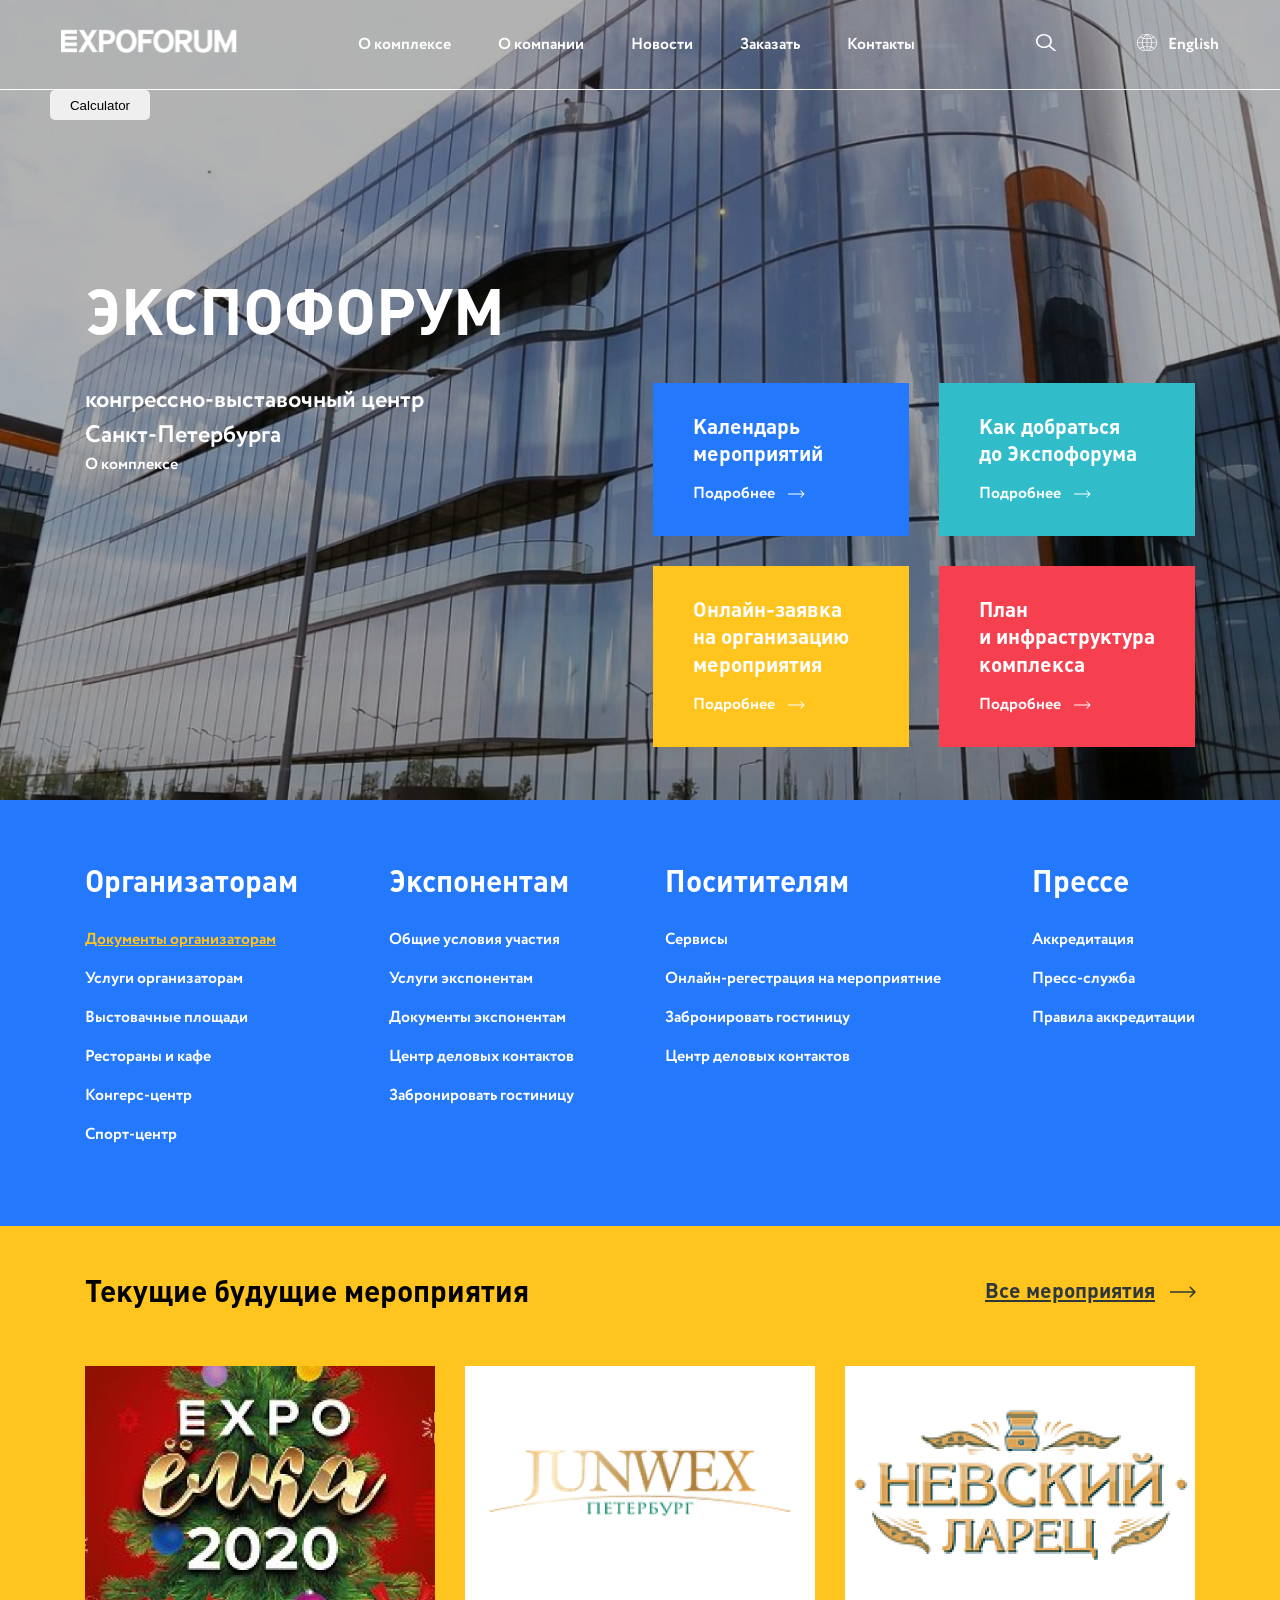
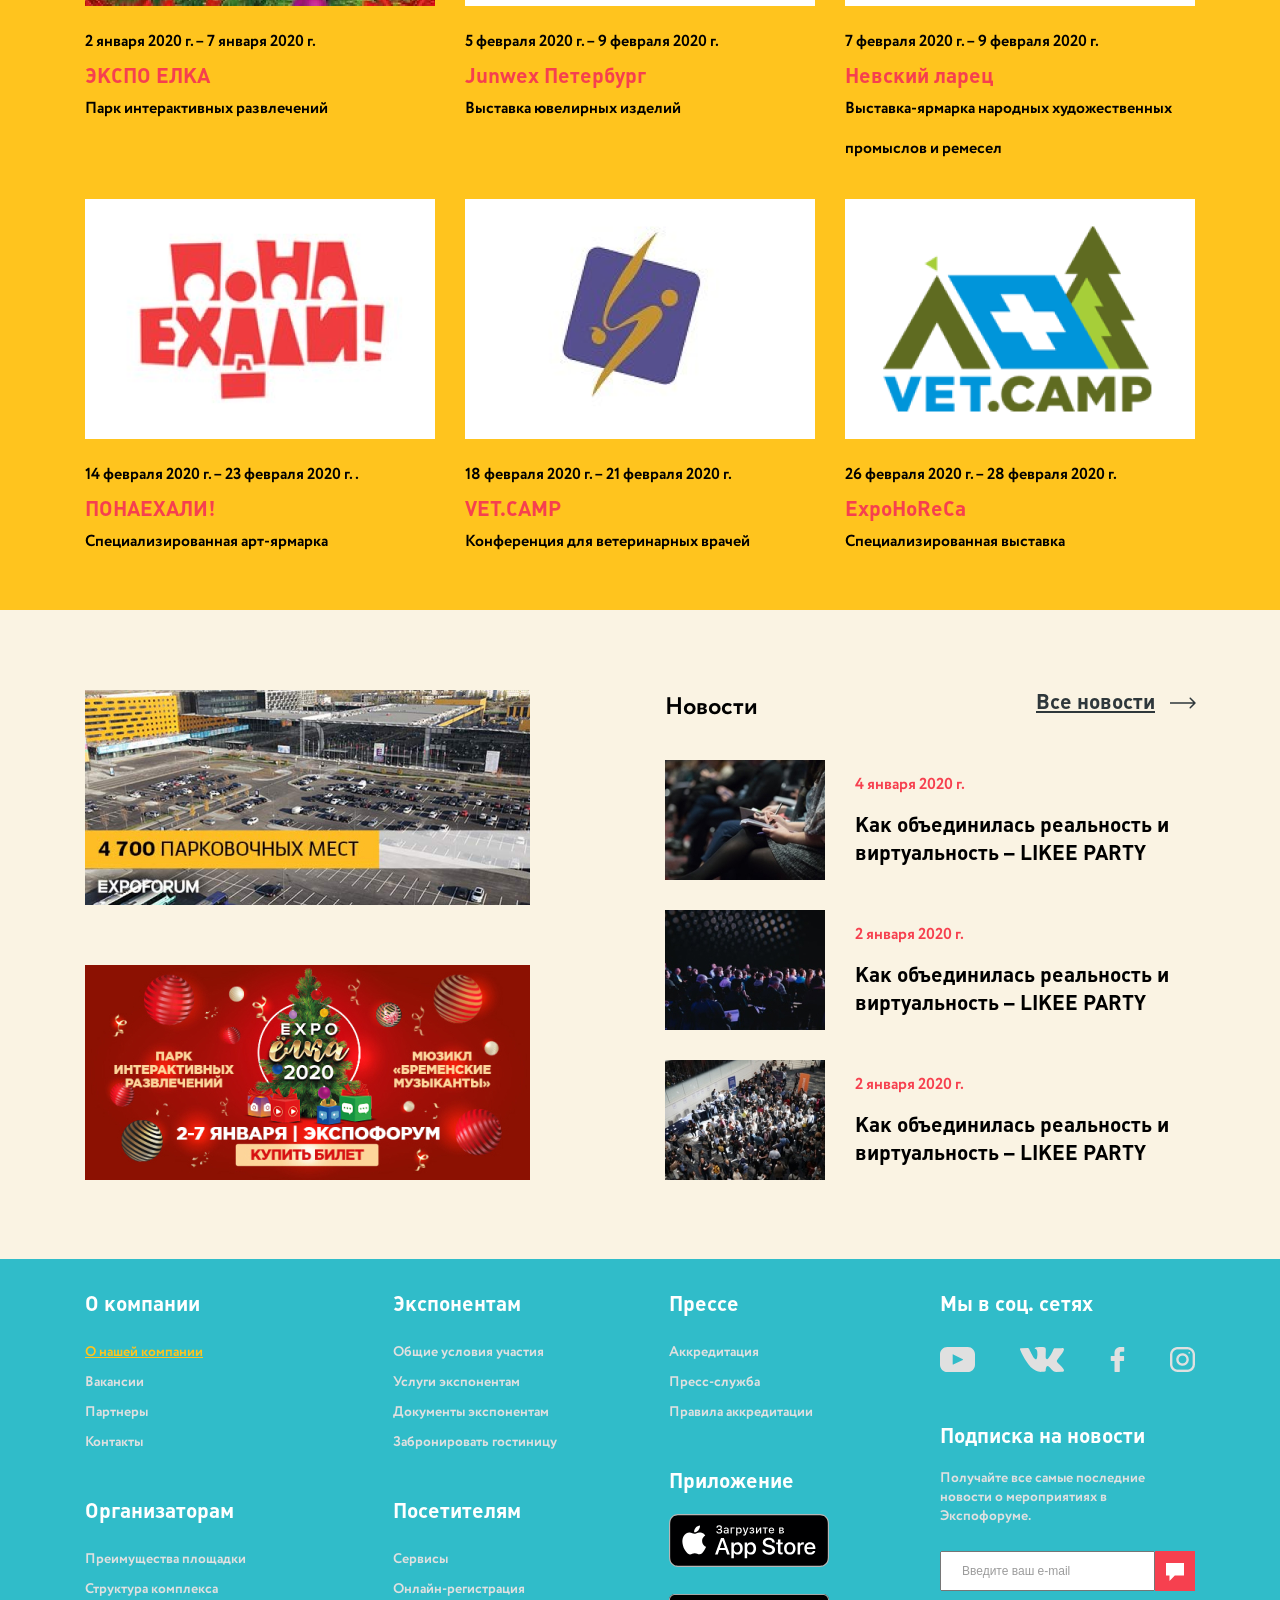
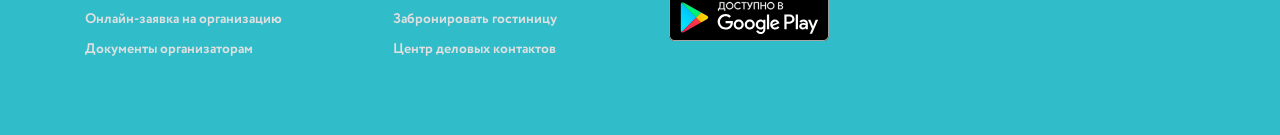
<file: index.html>
<!DOCTYPE html>
<html lang="en">

<head>
    <meta charset="UTF-8">
    <meta http-equiv="X-UA-Compatible" content="IE=edge">
    <meta name="viewport" content="width=device-width, initial-scale=1.0">
    <link rel="stylesheet" href="./css/font.css">
    <link rel="stylesheet" href="./css/style.css">
    <script defer src="./scripts/script.js"></script>
    <title>Document</title>
</head>

<body>
    <div id="modal" class="modal wrap">
        <form class="form-login">
                <input type="email" name="email" placeholder="Введите ваш e-mail" class="form-login__email">
                <input type="password" name="password" placeholder="Введите ваш пароль" class="form-login__password">
                <button type="submit" class="form-login__button">Отправить</button> 
                <span class="form-login__close" id="close-window"></span>
        </form>
    </div>
    <div class="first-screen wrap color-white">
        <header class="header">
            <div class="expo">
                <a href="#"><img src="./images/first-screen/logo.svg" alt="EXPOFORUM"></a>
            </div>
            <nav>
                <ul class="header__menu">
                    <li><a href="#events">О комплексе</a></li>
                    <li><a href="#side-menu">О компании</a></li>
                    <li><a href="#news">Новости</a></li>
                    <li><a href="#" id="order">Заказать</a></li>
                    <li><a href="#footer">Контакты</a></li>
                </ul>
            </nav>
            <div class="right-bar">
                <form class="header__form-search">
                    <input autofocus type="search" name="search" class="header__search" id="search">
                    <span id="search-icon" class="header__search-icon"></span>
                </form>
                <div class="header__lang">
                    <span class="header__lang-icon"></span>
                    <span>English</span>
                </div>
            </div>
        </header>
        <main class="main container">
            <h1 class="main__head h1">ЭКСПОФОРУM</h1>
            <div class="main__body">
                <div class="main__desc">
                    <p class="main__text">
                        конгрессно-выставочный центр <br>
                        Санкт-Петербурга
                    </p>
                    <a href="#" class="more-info font-16 more-info-sm">О комплексе</a>
                </div>
                <div class="main__info">
                    <div class="main__item main__item_blue ">

                        <h3 class="h3 main__tittle">Календарь <br>
                            мероприятий</h3>
                        <a href="#" class="more-info font-14 more-info-sm">Подробнее</a>
                        <img class="link-more-sm" src="./images/first-screen/Arrow 1.png" alt="">
                    </div>
                    <div class="main__item main__item_aqua ">
                        <h3 class="h3 main__tittle">Как добраться <br>
                            до Экспофорума</h3>
                        <a href="#" class="more-info font-14 more-info-sm">Подробнее</a>
                        <img class="link-more-sm" src="./images/first-screen/Arrow 1.png" alt="">
                    </div>
                    <div class="main__item main__item_yellow ">
                        <h3 class="h3 main__tittle">Онлайн-заявка <br>
                            на организацию <br>
                            мероприятия</h3>
                        <a href="#" class="more-info font-14 more-info-sm">Подробнее</a>
                        <img class="link-more-sm" src="./images/first-screen/Arrow 1.png" alt="">
                    </div>
                    <div class="main__item main__item_red ">
                        <h3 class="h3 main__tittle">План <br>
                            и инфраструктура <br>
                            комплекса</h3>
                        <a href="#" class="more-info font-14 more-info-sm">Подробнее</a>
                        <img class="link-more-sm" src="./images/first-screen/Arrow 1.png" alt="">
                    </div>
                </div>
            </div>

        </main>
    </div>
    <button class="calculator" id="calculator">Calculator</button>
    <section id="side-menu" class="side-menu wrap">
        <div class="side-menu__content container color-white">
            <div class="">
                <h2 class="h2 side-menu__title">Организаторам</h2>

                <ul class="side-menu__list">
                    <li class="side-menu__item"><a href="" class="text-underline">Документы организаторам </a></li>
                    <li class="side-menu__item"><a href="">Услуги организаторам </a></li>
                    <li class="side-menu__item"><a href="">Выстовачные площади </a></li>
                    <li class="side-menu__item"><a href="">Рестораны и кафе </a></li>
                    <li class="side-menu__item"><a href="">Конгерс-центр </a></li>
                    <li class="side-menu__item"><a href="">Спорт-центр </a></li>
                </ul>
            </div>
            <div class="">
                <h2 class="h2 side-menu__title">Экспонентам</h2>

                <ul class="side-menu__list">
                    <li class="side-menu__item"><a href="">Общие условия участия </a></li>
                    <li class="side-menu__item"><a href="">Услуги экспонентам </a></li>
                    <li class="side-menu__item"><a href="">Документы экспонентам </a></li>
                    <li class="side-menu__item"><a href="">Центр деловых контактов </a></li>
                    <li class="side-menu__item"><a href="">Забронировать гостиницу </a></li>
                </ul>
            </div>
            <div class="">
                <h2 class="h2 side-menu__title">Поситителям</h2>

                <ul class="side-menu__list">
                    <li class="side-menu__item"><a href="">Сервисы </a></li>
                    <li class="side-menu__item"><a href="">Онлайн-регестрация на мероприятние </a></li>
                    <li class="side-menu__item"><a href="">Забронировать гостиницу </a></li>
                    <li class="side-menu__item"><a href="">Центр деловых контактов </a></li>
                </ul>
            </div>
            <div class="">
                <h2 class="h2 side-menu__title">Прессе</h2>

                <ul class="side-menu__list">
                    <li class="side-menu__item"><a href="">Аккредитация </a></li>
                    <li class="side-menu__item"><a href="">Пресс-служба </a></li>
                    <li class="side-menu__item"><a href="">Правила аккредитации</a></li>
                </ul>
            </div>
        </div>
    </section>
    <section id="events" class="events wrap">
        <div class="container">
            <div class="events__head">
                <h2 class="h2">Текущие будущие мероприятия</h2>
                <a href="" class="link-more color-dark link-more-md">Все мероприятия</a>
            </div>
            <div class="events__body">
                <div>
                    <img src=".//images/events/elka.png" alt="" class="events__img">
                    <span class="events__date">2 января 2020 г. – 7 января 2020 г.</span>
                    <h3 class="h3 events__title color-red">ЭКСПО ЕЛКА</h3>
                    <p class="events__info">Парк интерактивных развлечений</p>
                </div>
                <div>
                    <img src=".//images/events/piter.png" alt="" class="events__img">
                    <span class="events__date">5 февраля 2020 г. – 9 февраля 2020 г.</span>
                    <h3 class="h3 events__title color-red">Junwex Петербург</h3>
                    <p class="events__info">Выставка ювелирных изделий</p>
                </div>
                <div>
                    <img src=".//images/events/larec.png" alt="" class="events__img">
                    <span class="events__date">7 февраля 2020 г. – 9 февраля 2020 г.</span>
                    <h3 class="h3 events__title color-red">Невский ларец</h3>
                    <p class="events__info">Выставка-ярмарка народных художественных
                        промыслов и ремесел</p>
                </div>
                <div>
                    <img src=".//images/events/ponaehali.png" alt="" class="events__img">
                    <span class="events__date">14 февраля 2020 г. – 23 февраля 2020 г..</span>
                    <h3 class="h3 events__title color-red">ПОНАЕХАЛИ!</h3>
                    <p class="events__info">Специализированная арт-ярмарка</p>
                </div>
                <div>
                    <img src=".//images/events/logo.png" alt="" class="events__img">
                    <span class="events__date">18 февраля 2020 г. – 21 февраля 2020 г.</span>
                    <h3 class="h3 events__title color-red">VET.CAMP</h3>
                    <p class="events__info">Конференция для ветеринарных врачей</p>
                </div>
                <div>
                    <img src=".//images/events/let camp.png" alt="" class="events__img">
                    <span class="events__date">26 февраля 2020 г. – 28 февраля 2020 г.</span>
                    <h3 class="h3 events__title color-red">ExpoHoReCa</h3>
                    <p class="events__info">Специализированная выставка</p>
                </div>
            </div>

        </div>
    </section>
    <section id="news" class="news wrap">
        <div class="container news__main">
            <div class="news__events">
                <img src="./images/news/park.jpg" alt="">
                <img src="./images/news/expoelka.jpg" alt="">
            </div>
            <div class="news__interesting">
                <div class="news__head">
                    <h2>Новости</h2>
                    <a href="" class="link-more link-more-md color-dark">Все новости</a>
                </div>
                <div class="news__body">
                    <div class="news__item">
                        <div class="news__img-box"><img src="./images/news/write.jpg" alt=""></div>
                        <div class="news__info">
                            <span class="news__date color-red">4 января 2020 г.</span>
                            <h3 class="h3">Как объединилась реальность и виртуальность – LIKEE PARTY</h3>
                        </div>
                    </div>
                    <div class="news__item">
                        <div class="news__img-box"><img src="./images/news/zal.jpg" alt=""></div>
                        <div class="news__info">
                            <span class="news__date color-red">2 января 2020 г.</span>
                            <h3 class="h3">Как объединилась реальность и виртуальность – LIKEE PARTY</h3>
                        </div>
                    </div>
                    <div class="news__item">
                        <div class="news__img-box"><img src="./images/news/tolpa.jpg" alt=""></div>
                        <div class="news__info">
                            <span class="news__date color-red">2 января 2020 г.</span>
                            <h3 class="h3">Как объединилась реальность и виртуальность – LIKEE PARTY</h3>
                        </div>
                    </div>

                </div>
            </div>
        </div>


    </section>

    <footer id="footer" class="footer wrap ">
        <div class="container footer__content color-white">
            <div class="footer__item">
                <div class="footer__links">
                    <h3 class="h3 footer__title"> О компании </h3>
                    <ul>
                        <li><a href="" class="text-underline">О нашей компании</a></li>
                        <li><a href="">Вакансии</a></li>
                        <li><a href="">Партнеры</a></li>
                        <li><a href="">Контакты</a></li>
                    </ul>
                </div>
                <div class="footer__links">
                    <h3 class="h3 footer__title"> Организаторам </h3>
                    <ul>
                        <li><a href="">Преимущества площадки</a></li>
                        <li><a href="">Структура комплекса</a></li>
                        <li><a href="">Онлайн-заявка на организацию</a></li>
                        <li><a href="">Документы организаторам</a></li>
                    </ul>
                </div>
            </div>
            <div class="footer__item">
                <div class="footer__links">
                    <h3 class="h3 footer__title"> Экспонентам </h3>
                    <ul>
                        <li><a href="">Общие условия участия</a></li>
                        <li><a href="">Услуги экспонентам</a></li>
                        <li><a href="">Документы экспонентам</a></li>
                        <li><a href="">Забронировать гостиницу</a></li>
                    </ul>
                </div>
                <div class="footer__links">
                    <h3 class="h3 footer__title"> Посетителям </h3>
                    <ul>
                        <li><a href="">Сервисы</a></li>
                        <li><a href="">Онлайн-регистрация</a></li>
                        <li><a href="">Забронировать гостиницу</a></li>
                        <li><a href="">Центр деловых контактов</a></li>
                    </ul>
                </div>
            </div>
            <div class="footer__item">
                <div class="footer__links">
                    <h3 class="h3 footer__title"> Прессе </h3>
                    <ul>
                        <li><a href="">Аккредитация</a></li>
                        <li><a href="">Пресс-служба</a></li>
                        <li><a href="">Правила аккредитации</a></li>
                    </ul>
                </div>
                <div class="footer__links">
                    <h3 class="h3 footer__title"> Приложение </h3>
                    <div class="footer__app">
                        <img src="./images/footer/Frame.svg" alt="">
                    </div class="footer__google">
                    <div>
                        <img src="./images/footer/Frame(1).svg" alt="">
                    </div>
                </div>
            </div>
            <div class="footer__item">
                <div class="footer__links">
                    <h3 class="h3 footer__title"> Мы в соц. сетях </h3>
                    <div class="footer__soc-media">
                        <img src="./images/footer/youtube.svg" alt="">
                        <img src="./images/footer/vk.svg" alt="">
                        <img src="./images/footer/facebook.svg" alt="">
                        <img src="./images/footer/instagram.png" alt="">
                    </div>
                </div>
                <div class="footer__links">
                    <h3 class="h3 footer__title"> Подписка на новости </h3>
                    <p class="footer__info">Получайте все самые последние <br> новости о мероприятиях в <br>
                        Экспофоруме.</p>
                    <form action="" class="footer__form">
                        <input type="email" name="email" placeholder="Введите ваш e-mail" class="footer__email">
                        <input type="image" src="./images/footer/Vector.svg" class="footer__submit">
                    </form>
                </div>
            </div>


        </div>
    </footer>
    
</body>

</html>
</file>
<file: css/font.css>
/** Generated by FG **/
@font-face {
	font-family: 'Circe';
	src: url('../fonts/Circe-Bold.eot');
	src: local('☺'), url('../fonts/Circe-Bold.woff') format('woff'), url('../fonts/Circe-Bold.ttf') format('truetype'), url('../fonts/Circe-Bold.svg') format('svg');
	font-weight: 700;
	font-style: normal;
}

/** Generated by FG **/
@font-face {
	font-family: 'Plumb';
	src: url('../fonts/plumb-bold.eot');
	src: local('☺'), url('../fonts/plumb-bold.woff') format('woff'), url('../fonts/plumb-bold.ttf') format('truetype'), url('../fonts/plumb-bold.svg') format('svg');
	font-weight: 700;
	font-style: normal;
}
</file>
<file: css/style.css>
html {
    font-size: 16px;
}

body {
    font-family: "Circe";
    font-size: 1rem;
}

@media (prefers-reduced-motion:no-preference) {
    :root {
        scroll-behavior: smooth;
    }
}

.h1, .h2, h3, .h4, .h5, .h6 {
    font-family: "Plumb";
}

.h1 {
    font-weight: 700;
    font-size: 4rem;
}

.h2, .h3 {
    font-weight: 500;
}

.h2 {
    font-size: 30px;
}

.h3 {
    font-size: 21px;
    line-height: 130%;
}

* {
    margin: 0;
    padding: 0;
    box-sizing: border-box;
}

ul, ol, li {
    list-style: none;
}

a {
    text-decoration: none;
}

img {
    max-width: 100%;
}

.wrap {
    display: flex;
    justify-content: center;
    align-items: center;
}

.container {
    max-width: 1110px;
    width: 95%;
}

.color-white {
    color: #FFFFFF;
}

.color-dark {
    color: #2E373B;
}

.color-red {
    color: #F6404F;
}

.text-underline {
    text-decoration: underline;
    color: #FFC41E !important;
}

.link-more {
    position: relative;
    text-decoration: underline;
}

.link-more-md {
    font-family: 'Plumb';
    font-size: 21px;
    margin-right: 40px;
}

.link-more-md::after {
    position: absolute;
    content: url(../images/events/Arrow2.svg);
    width: 25px;
    right: -40px;
}

.link-more-sm {
    font-size: 14px;
    margin-left: 10px;
}

/* ######################################################################################################## */
.modal {
    position: fixed;
    top: 0;
    bottom: 0;
    right: 0;
    left: 0;
    background: rgba(128, 128, 128, 0.493);
    z-index: 10000;
    display: none;
    animation: modal-anim .3s 1;
}

@keyframes modal-anim {
    0% {
        opacity: 0;
    }
}

.form-login {
    position: relative;
    background-color: lightblue;
    display: flex;
    flex-direction: column;
    justify-content: space-evenly;
    width: 250px;
    border-radius: 5px;
    height: 250px;
    padding: 0 20px;
    animation: form-anim .5s 1;
}

@keyframes form-anim {
    0% {
        transform: scale(0);
    }
}

.form-login button, .form-login input {
    height: 35px;
}

.form-login input {
    padding-left: 5px;
}

.form-login__close {
    position: absolute;
    top: 5px;
    right: 5px;
    width: 25px;
    height: 25px;
    background-color: black;
    border-radius: 15px;
    background-image: url(../images/cross/cross.png);
    background-size: 15px;
    background-position: center;
    background-repeat: no-repeat;
}

/* ######################################################################################################## */
.first-screen a, .side-menu a, .footer a {
    color: #FFFFFF;
}

.calculator {
    position: fixed;
    top: 90px;
    left: 50px;
    width: 100px;
    height: 30px;
    border-radius: 5px;
    border: none;
}

.first-screen {
    min-height: 800px;
    background-image: url("../images/bgc.png");
    background-position: center;
    background-size: cover;
    flex-direction: column;
    justify-content: space-between;
    background-attachment: fixed;
}


.header {
    display: flex;
    width: 100%;
    justify-content: space-around;
    align-items: center;
    min-height: 90px;
    border-bottom: 1px solid #FFFFFF;
}

.header__menu {
    display: flex;
    gap: 47px;
}

.header__lang-icon, .header__search-icon {
    display: block;
    width: 20px;
    height: 18px;
}

.header__search {
    width: 150px;
    height: 35px;
    padding-left: 5px;
    background-color: transparent;
    border: 1px solid black;
    border-radius: 3px;
    display: none;
}

.header__search-icon {
    background-image: url('../images/first-screen/Search.svg');
    margin-right: 70px;
}

.header__lang-icon {
    background-image: url('../images/first-screen/Globe.svg');
}

.right-bar, .header__lang {
    display: flex;
    gap: 11px;
}

.main {
    width: 100%;
    padding-bottom: 53px;
}

.main__head {
    margin-bottom: 35px;
}

.main__text {
    font-size: 24px;
}

.main__body {
    display: flex;
    justify-content: space-between;
}

.main__info {
    display: grid;
    grid-template-rows: repeat(2, auto);
    grid-template-columns: repeat(2, 1fr);
    gap: 30px;
}

.main__item {
    padding: 30px 40px;
}

.main__tittle {
    margin-bottom: 15px;
}

.main__item_blue {
    background-color: #2378FC;
}

.main__item_aqua {
    background-color: #30BCC9;
}

.main__item_yellow {
    background-color: #FFC41E;
}

.main__item_red {
    background-color: #F6404F;
}

/* ######################################################################################################## */

.side-menu {
    min-height: 426px;
    background-color: #2378FC;

}

.side-menu__item {
    margin-bottom: 15px;
}

.side-menu__content {
    display: flex;
    justify-content: space-between;
}

.side-menu__title {
    margin-bottom: 30px;
}

.events {
    min-height: 984px;
    background-color: #FFC41E;
}

.events__head {
    display: flex;
    justify-content: space-between;
    align-items: center;
    margin-bottom: 58px;
}



.events__body {
    display: grid;
    grid-template-rows: repeat(2, auto);
    grid-template-columns: repeat(3, 1fr);
    gap: 30px;
    line-height: 40px;
}



.news {
    min-height: 649px;
    background-color: #FAF3E3;

}

.news__main {
    min-height: 490px;
}

.news__main, .news__events, .news__head, .news__body, .news__interesting {
    display: flex;
    justify-content: space-between;
}

.news__head {
    margin-bottom: 30px;
}

.news__events, .news__body, .news__interesting {
    flex-direction: column;
}

.news__body, .news__item {
    gap: 30px;
}

.news__item {
    display: flex;
    align-items: center;
}

.news__info {
    max-width: 340px;
}

.news__img-box {
    font-size: 0;
}

.news__item h3 {
    margin-top: 14px;
}

.footer {
    min-height: 476px;
    background-color: #30BCC9;
}

.footer a, .footer p {
    font-size: 14px;
    color: #E0E0E0;
    font-weight: normal;
    line-height: 135%;
}

.footer__content {
    display: flex;
    justify-content: space-between;
}

.footer__item {
    line-height: 30px;

}

.footer__links {
    margin-bottom: 40px;
}

.footer__title {
    margin-bottom: 20px;
}

.footer__app {
    margin-bottom: 16px;
}


.footer__soc-media {
    display: flex;
    justify-content: space-between;
    margin: 30px 0px 50px;
}

.footer__info {
    margin-bottom: 25px;
}

.footer__form {
    display: flex;
}

.footer__email {
    padding-left: 20px;
    width: 215px;
}

.footer__email::placeholder {
    color: #9C9C9C;
    font-size: 12px;
}

.footer__submit {
    padding: 12px 11px 10px;
    background: #F6404F;

}


/* flex-direction: column; */
</file>
